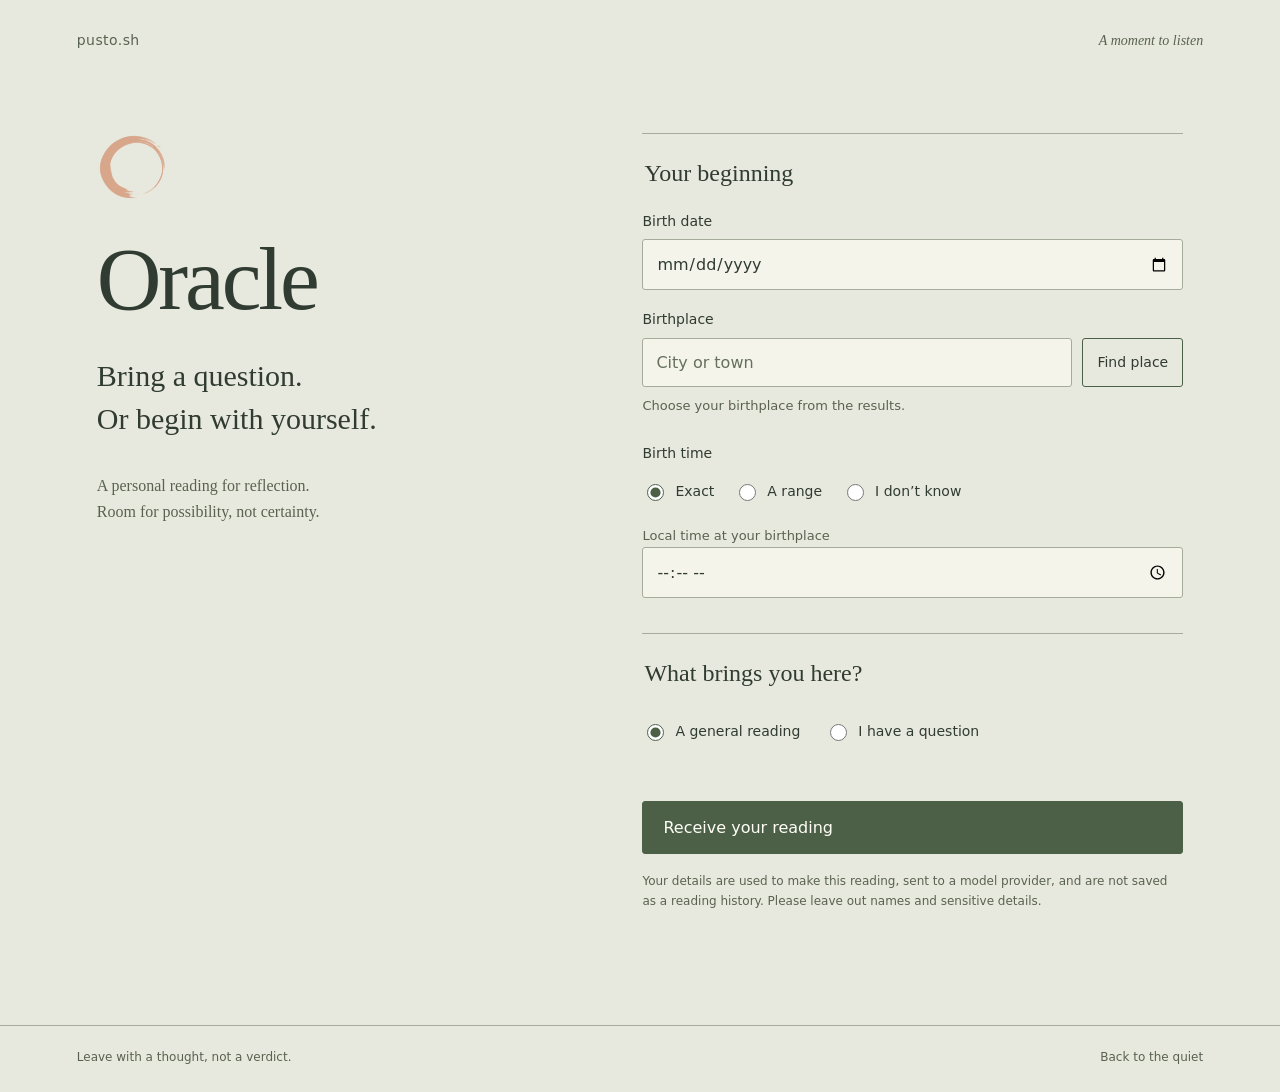
<file: oracle/index.html>
<!doctype html>
<html lang="en">
  <head>
    <meta charset="utf-8" />
    <meta name="viewport" content="width=device-width, initial-scale=1" />
    <meta
      name="description"
      content="A quiet place for a personal reading. Bring your birth details, and a question if you have one."
    />
    <meta name="referrer" content="no-referrer" />
    <title>Oracle · pusto.sh</title>
    <link rel="stylesheet" href="oracle.css" />
    <script type="module" src="oracle.js"></script>
  </head>
  <body>
    <header>
      <a href="/" class="home">pusto.sh</a><span>A moment to listen</span>
    </header>
    <main>
      <div class="introduction">
        <img
          src="/assets/circle.svg"
          width="72"
          height="69"
          alt=""
          class="brush"
        />
        <h1>Oracle</h1>
        <p class="invitation">Bring a question.<br />Or begin with yourself.</p>
        <p class="aside">
          A personal reading for reflection. <br />Room for possibility, not
          certainty.
        </p>
      </div>
      <div class="workspace">
        <form id="birth-form">
          <fieldset>
            <legend>Your beginning</legend>
            <label for="birth-date">Birth date</label
            ><input
              id="birth-date"
              name="date"
              type="date"
              min="1900-01-02"
              max="2099-12-30"
              required
            />
            <label for="place-query">Birthplace</label>
            <div class="search">
              <input
                id="place-query"
                type="search"
                autocomplete="off"
                placeholder="City or town"
                minlength="2"
                maxlength="80"
                aria-describedby="place-help"
              /><button type="button" id="find-place">Find place</button>
            </div>
            <p class="hint" id="place-help">
              Choose your birthplace from the results.
            </p>
            <div
              id="place-results"
              role="group"
              aria-label="Matching birthplaces"
            ></div>
            <p id="chosen-place" class="chosen" hidden></p>
            <div class="label" id="time-label">Birth time</div>
            <div class="choices" role="group" aria-labelledby="time-label">
              <label
                ><input type="radio" name="time-kind" value="exact" checked />
                Exact</label
              ><label
                ><input type="radio" name="time-kind" value="approximate" /> A
                range</label
              ><label
                ><input type="radio" name="time-kind" value="unknown" /> I don’t
                know</label
              >
            </div>
            <div id="exact-time">
              <label for="birth-time" class="hint"
                >Local time at your birthplace</label
              ><input id="birth-time" type="time" required />
            </div>
            <div id="range-time" hidden>
              <div class="two-fields">
                <div>
                  <label for="time-from">From</label
                  ><input id="time-from" type="time" disabled />
                </div>
                <div>
                  <label for="time-to">Until</label
                  ><input id="time-to" type="time" disabled />
                </div>
              </div>
              <label class="check"
                ><input id="next-day" type="checkbox" disabled /> The range ends
                the following day</label
              >
              <p class="hint">
                Local birth time, up to 24 hours. The end time is excluded.
              </p>
            </div>
            <p id="unknown-time" class="hint" hidden>
              You can still receive a reading. Anything that depends on a
              precise time will remain tentative.
            </p>
          </fieldset>
          <fieldset>
            <legend>What brings you here?</legend>
            <div class="choices mode">
              <label
                ><input type="radio" name="mode" value="general" checked /> A
                general reading</label
              ><label
                ><input type="radio" name="mode" value="question" /> I have a
                question</label
              >
            </div>
            <div id="question-fields" hidden>
              <label for="question">Your question</label
              ><textarea
                id="question"
                rows="4"
                maxlength="1200"
                placeholder="What would you like to understand?"
                disabled
              ></textarea>
              <label class="check"
                ><input type="checkbox" id="dated" disabled /> My question
                concerns a particular period</label
              >
              <div id="period-fields" hidden>
                <div class="two-fields">
                  <div>
                    <label for="period-start">First day</label
                    ><input
                      type="date"
                      id="period-start"
                      min="1900-01-02"
                      max="2099-12-30"
                      disabled
                    />
                  </div>
                  <div>
                    <label for="period-end">Last day</label
                    ><input
                      type="date"
                      id="period-end"
                      min="1900-01-02"
                      max="2099-12-30"
                      disabled
                    />
                  </div>
                </div>
                <label for="period-zone">Time zone for these dates</label
                ><input
                  id="period-zone"
                  placeholder="e.g. Europe/London"
                  disabled
                />
                <p class="hint">
                  Both days included. Choose a period of up to one year.
                </p>
              </div>
            </div>
          </fieldset>
          <p
            id="form-error"
            class="error"
            role="alert"
            tabindex="-1"
            hidden
          ></p>
          <button type="submit" class="primary">Receive your reading</button>
          <p class="privacy">
            Your details are used to make this reading, sent to a model
            provider, and are not saved as a reading history. Please leave out
            names and sensitive details.
          </p>
        </form>
        <section
          id="waiting"
          class="waiting"
          tabindex="-1"
          aria-live="polite"
          hidden
        >
          <img src="/assets/circle.svg" width="88" height="84" alt="" />
          <h2>A little quiet.</h2>
          <p>
            Your reading is taking shape.<br />This can take a minute or two.
          </p>
          <button type="button" id="cancel" class="text-button">
            Return to your details
          </button>
        </section>
        <article id="result" hidden>
          <h2 tabindex="-1" id="reading-title">For you</h2>
          <p id="reading-question" class="reading-question" hidden></p>
          <div id="reading"></div>
          <p id="qualification" class="qualification" hidden></p>
          <button id="edit" class="text-button" type="button">
            Return to your details
          </button>
        </article>
      </div>
    </main>
    <footer>
      <span>Leave with a thought, not a verdict.</span
      ><a href="/">Back to the quiet</a>
    </footer>
    <noscript
      >This reading needs JavaScript. Enable it, then reload this
      page.</noscript
    >
  </body>
</html>
</file>
<file: oracle/oracle.css>
:root {
  color-scheme: light;
  --paper: #e8e9de;
  --ink: #303b31;
  --muted: #596251;
  --line: #a5ac9b;
  --accent: #4c6047;
  --error: #8c392c;
  font-family: Georgia, "Times New Roman", serif;
  background: var(--paper);
  color: var(--ink);
  scroll-behavior: smooth;
}
* {
  box-sizing: border-box;
}
body {
  margin: 0;
}
::selection {
  background: #c9d1ba;
  color: #23311f;
}
button,
input,
textarea {
  font: inherit;
  color: inherit;
}
input,
textarea {
  caret-color: var(--accent);
}
[hidden] {
  display: none !important;
}
a {
  color: inherit;
  text-underline-offset: 0.25em;
}
a:hover {
  color: #172a12;
}
button,
a,
input,
textarea {
  outline-offset: 5px;
}
:focus-visible {
  outline: 2px solid var(--accent);
}
header,
footer {
  max-width: 1440px;
  margin: auto;
  padding: 30px 6vw;
  display: flex;
  justify-content: space-between;
  gap: 24px;
  font:
    14px/1.5 system-ui,
    sans-serif;
  color: var(--muted);
}
header .home {
  text-decoration: none;
  letter-spacing: 0.03em;
}
header span {
  font-style: italic;
  font-family: Georgia, serif;
}
main {
  max-width: 1240px;
  margin: 52px auto 96px;
  padding: 0 6vw;
  display: grid;
  grid-template-columns: 1fr 1.22fr;
  gap: clamp(50px, 8vw, 140px);
  align-items: start;
}
.introduction {
  position: sticky;
  top: 72px;
}
.brush {
  opacity: 0.7;
  display: block;
  margin: 0 0 32px;
}
h1 {
  font-size: clamp(60px, 7vw, 96px);
  font-weight: 400;
  letter-spacing: -0.035em;
  line-height: 1;
  margin: 0 0 30px;
}
p {
  line-height: 1.65;
}
.invitation {
  font-size: clamp(22px, 2.4vw, 30px);
  line-height: 1.45;
  margin: 0 0 32px;
}
.aside {
  font-size: 16px;
  color: var(--muted);
}
fieldset {
  border: 0;
  border-top: 1px solid var(--line);
  padding: 26px 0 35px;
  margin: 0;
  min-width: 0;
}
legend {
  float: left;
  width: 100%;
  font-size: 24px;
  margin: 0 0 24px;
}
legend + * {
  clear: both;
}
label,
.label {
  display: block;
  font:
    14px/1.45 system-ui,
    sans-serif;
  margin: 19px 0 8px;
}
.hint {
  font:
    13px/1.55 system-ui,
    sans-serif;
  color: var(--muted);
  margin: 9px 0 0;
}
input:not([type="radio"]):not([type="checkbox"]),
textarea {
  display: block;
  width: 100%;
  min-width: 0;
  border: 1px solid var(--line);
  border-radius: 3px;
  background: #f4f4eb;
  padding: 12px 13px;
  font:
    16px/1.45 system-ui,
    sans-serif;
  min-height: 48px;
}
textarea {
  resize: vertical;
}
input::placeholder,
textarea::placeholder {
  color: #65705e;
}
input:focus,
textarea:focus {
  border-color: var(--accent);
}
.search {
  display: flex;
  gap: 10px;
}
.search input {
  flex: 1;
}
.search button {
  flex-shrink: 0;
  font:
    14px system-ui,
    sans-serif;
  padding: 10px 14px;
}
button {
  cursor: pointer;
  border: 1px solid var(--accent);
  border-radius: 3px;
  background: transparent;
  min-height: 44px;
}
button:hover {
  background: #d6dccb;
}
button:disabled {
  opacity: 0.6;
  cursor: wait;
}
.choices {
  display: flex;
  flex-wrap: wrap;
  gap: 10px 20px;
  margin-bottom: 15px;
}
.choices label,
.check {
  display: flex;
  align-items: center;
  gap: 8px;
  margin: 0;
  min-height: 40px;
}
.choices input,
.check input {
  accent-color: var(--accent);
  width: 17px;
  height: 17px;
  flex-shrink: 0;
}
.mode {
  gap: 5px 25px;
}
.two-fields {
  display: grid;
  grid-template-columns: 1fr 1fr;
  gap: 16px;
}
.check {
  margin: 13px 0 0;
}
.primary {
  display: flex;
  justify-content: space-between;
  width: 100%;
  padding: 16px 20px;
  background: var(--accent);
  color: #fffef5;
  font:
    16px system-ui,
    sans-serif;
}
.primary:hover {
  background: #384d34;
}
.primary span {
  font-size: 20px;
}
.privacy {
  font:
    12px/1.65 system-ui,
    sans-serif;
  color: var(--muted);
  margin: 18px 0;
}
.error {
  font:
    15px/1.55 system-ui,
    sans-serif;
  color: var(--error);
  padding: 14px 0;
  margin: 0 0 14px;
  border-top: 1px solid var(--error);
}
.chosen {
  font:
    14px/1.6 system-ui,
    sans-serif;
  color: var(--ink);
}
#place-results {
  display: grid;
  gap: 5px;
  margin-top: 8px;
}
#place-results button {
  font:
    14px/1.5 system-ui,
    sans-serif;
  text-align: left;
  padding: 12px;
  border-color: var(--line);
  background: #f0f1e6;
}
#place-results button:hover {
  background: #d6dccb;
}
h2 {
  font-size: 36px;
  font-weight: 400;
  letter-spacing: -0.02em;
  margin: 22px 0 26px;
}
.waiting {
  text-align: center;
  padding: 100px 0 120px;
  min-height: 450px;
}
.waiting img {
  opacity: 0.6;
  animation: breathe 3s ease-in-out infinite;
}
.waiting p {
  color: var(--muted);
}
.text-button {
  font:
    14px system-ui,
    sans-serif;
  border: 0;
  border-bottom: 1px solid var(--line);
  border-radius: 0;
  padding: 12px 0;
  margin: 20px 0;
  background: transparent;
}
.text-button:hover {
  background: transparent;
  border-color: var(--ink);
}
#result {
  border-top: 1px solid var(--line);
  padding-top: 8px;
}
#reading p {
  font-size: 19px;
  line-height: 1.85;
  margin: 0 0 24px;
}
.reading-question {
  color: var(--muted);
  font-style: italic;
  font-size: 18px;
  border-bottom: 1px solid var(--line);
  padding-bottom: 24px;
}
.qualification {
  font:
    14px/1.7 system-ui,
    sans-serif;
  color: var(--muted);
  border-top: 1px solid var(--line);
  padding-top: 22px;
}
footer {
  border-top: 1px solid var(--line);
  font-size: 12px;
  padding-top: 22px;
  padding-bottom: 26px;
}
footer a {
  text-decoration: none;
}
body:has(#result:not([hidden])) main {
  grid-template-columns: 0.8fr 1.4fr;
}
@keyframes breathe {
  50% {
    opacity: 0.3;
  }
}
@media (max-width: 760px) {
  header {
    padding: 22px 7vw;
  }
  header span {
    font-size: 13px;
  }
  main,
  body:has(#result:not([hidden])) main {
    display: block;
    margin: 24px auto 60px;
    padding: 0 7vw;
  }
  .introduction {
    position: static;
    margin-bottom: 42px;
    display: grid;
    grid-template-columns: 1fr 64px;
    column-gap: 16px;
  }
  .brush {
    width: 64px;
    height: auto;
    grid-column: 2;
    grid-row: 1/3;
    align-self: center;
    margin: 0;
  }
  h1 {
    font-size: 64px;
    margin: 0 0 16px;
  }
  .invitation {
    font-size: 23px;
    margin: 0;
  }
  .aside {
    grid-column: 1/-1;
    font-size: 14px;
    margin: 20px 0 0;
  }
  .aside br {
    display: none;
  }
  fieldset {
    padding: 22px 0 28px;
  }
  legend {
    font-size: 23px;
    margin-bottom: 20px;
  }
  #reading p {
    font-size: 18px;
    line-height: 1.8;
  }
  .waiting {
    padding: 45px 0 70px;
    min-height: 330px;
  }
  footer {
    padding: 22px 7vw;
    flex-wrap: wrap;
    gap: 12px;
  }
  body:has(#result:not([hidden])) .introduction {
    margin-bottom: 30px;
  }
  body:has(#result:not([hidden])) .invitation,
  body:has(#result:not([hidden])) .aside {
    display: none;
  }
}
@media (prefers-reduced-motion: reduce) {
  :root {
    scroll-behavior: auto;
  }
  .waiting img {
    animation: none;
  }
}
</file>
